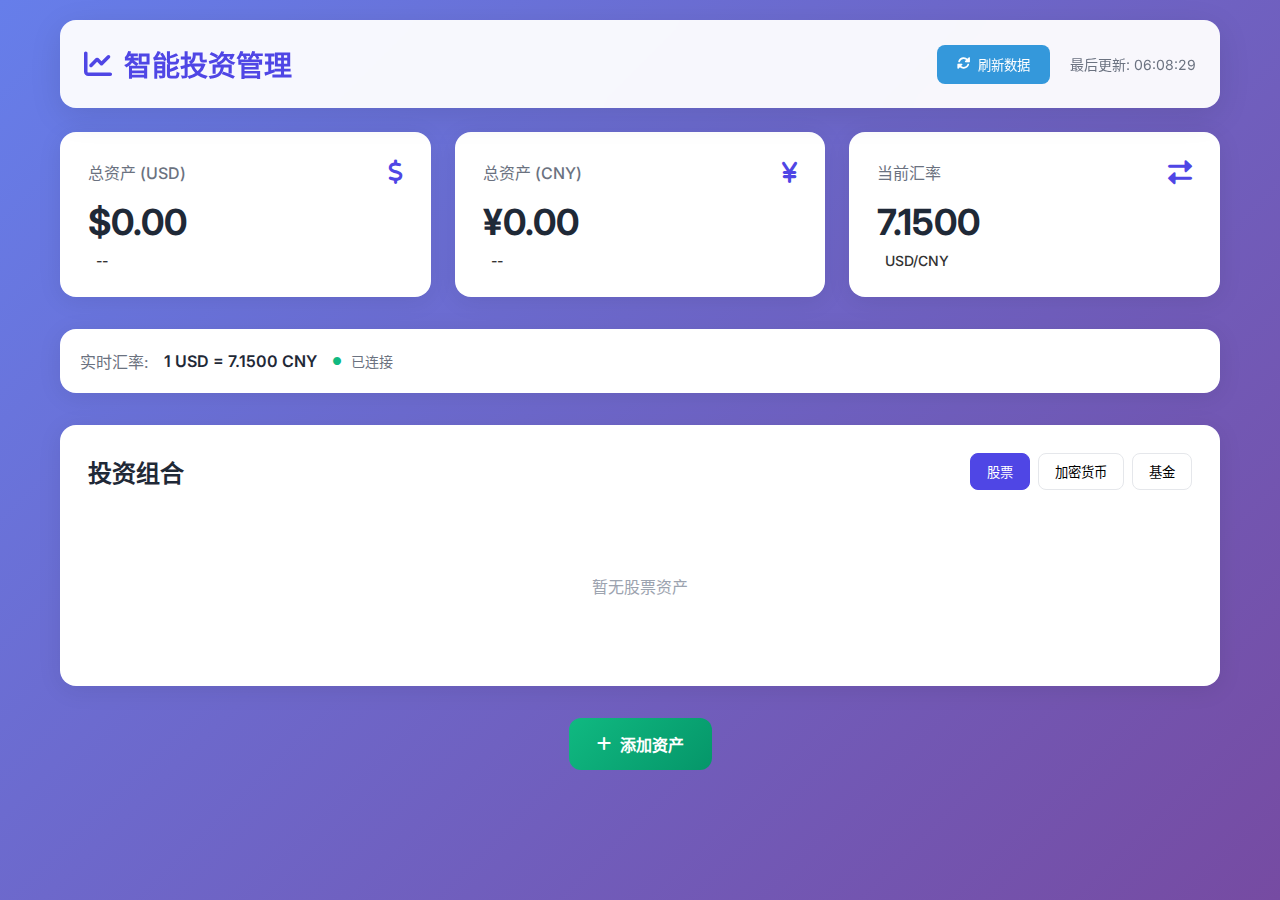
<file: index.html>
<!DOCTYPE html>
<html lang="zh-CN">
<head>
    <meta charset="UTF-8">
    <meta name="viewport" content="width=device-width, initial-scale=1.0">
    <title>智能投资管理 - 投资组合管理系统</title>
    <link rel="stylesheet" href="styles.css">
    <link href="https://fonts.googleapis.com/css2?family=Inter:wght@300;400;500;600;700&display=swap" rel="stylesheet">
    <link rel="stylesheet" href="https://cdnjs.cloudflare.com/ajax/libs/font-awesome/6.0.0/css/all.min.css">
</head>
<body>
    <div class="container">
        <header class="header">
            <div class="header-content">
                <h1 class="logo">
                    <i class="fas fa-chart-line"></i>
                    智能投资管理
                </h1>
                <div class="header-actions">
                    <button class="refresh-btn" id="refreshBtn">
                        <i class="fas fa-sync-alt"></i>
                        刷新数据
                    </button>
                    <div class="last-update" id="lastUpdate">
                        最后更新: --
                    </div>
                </div>
            </div>
        </header>

        <main class="main-content">
            <!-- 资产概览 -->
            <section class="asset-overview">
                <div class="asset-card">
                    <div class="asset-header">
                        <h3>总资产 (USD)</h3>
                        <i class="fas fa-dollar-sign"></i>
                    </div>
                    <div class="asset-value" id="totalUSD">
                        <div class="loading-spinner"></div>
                    </div>
                    <div class="asset-change" id="usdChange">
                        <span class="change-value">--</span>
                    </div>
                </div>

                <div class="asset-card">
                    <div class="asset-header">
                        <h3>总资产 (CNY)</h3>
                        <i class="fas fa-yen-sign"></i>
                    </div>
                    <div class="asset-value" id="totalCNY">
                        <div class="loading-spinner"></div>
                    </div>
                    <div class="asset-change" id="cnyChange">
                        <span class="change-value">--</span>
                    </div>
                </div>

                <div class="asset-card">
                    <div class="asset-header">
                        <h3>当前汇率</h3>
                        <i class="fas fa-exchange-alt"></i>
                    </div>
                    <div class="asset-value" id="exchangeRate">
                        <div class="loading-spinner"></div>
                    </div>
                    <div class="asset-change">
                        <span class="change-value">USD/CNY</span>
                    </div>
                </div>
            </section>

            <!-- 汇率信息 -->
            <section class="exchange-info">
                <div class="rate-display">
                    <span class="rate-label">实时汇率:</span>
                    <span class="rate-value" id="rateDisplay">1 USD = 7.1500 CNY</span>
                    <span class="rate-status" id="rateStatus">
                        <i class="fas fa-circle status-indicator"></i>
                        连接中...
                    </span>
                </div>
            </section>

            <!-- 投资组合 -->
            <section class="portfolio-section">
                <div class="section-header">
                    <h2>投资组合</h2>
                    <div class="portfolio-tabs">
                        <button class="tab-btn active" data-tab="stocks">股票</button>
                        <button class="tab-btn" data-tab="crypto">加密货币</button>
                        <button class="tab-btn" data-tab="funds">基金</button>
                    </div>
                </div>

                <!-- 股票组合 -->
                <div class="tab-content active" id="stocks">
                    <div class="portfolio-grid" id="stockPortfolio">
                        <div class="loading-card">
                            <div class="loading-spinner"></div>
                            <p>正在加载股票数据...</p>
                        </div>
                    </div>
                </div>

                <!-- 加密货币组合 -->
                <div class="tab-content" id="crypto">
                    <div class="portfolio-grid" id="cryptoPortfolio">
                        <div class="loading-card">
                            <div class="loading-spinner"></div>
                            <p>正在加载加密货币数据...</p>
                        </div>
                    </div>
                </div>

                <!-- 基金组合 -->
                <div class="tab-content" id="funds">
                    <div class="portfolio-grid" id="fundPortfolio">
                        <div class="loading-card">
                            <div class="loading-spinner"></div>
                            <p>正在加载基金数据...</p>
                        </div>
                    </div>
                </div>
            </section>

            <!-- 添加资产按钮 -->
            <div class="add-asset-container">
                <button class="add-asset-btn" id="addAssetBtn">
                    <i class="fas fa-plus"></i>
                    添加资产
                </button>
            </div>
        </main>

        <!-- 添加资产模态框 -->
        <div class="modal" id="addAssetModal">
            <div class="modal-content">
                <div class="modal-header">
                    <h3>添加新资产</h3>
                    <button class="close-btn" id="closeModal">
                        <i class="fas fa-times"></i>
                    </button>
                </div>
                <form id="addAssetForm">
                    <div class="form-group">
                        <label for="assetType">资产类型</label>
                        <select id="assetType" required>
                            <option value="">请选择类型</option>
                            <option value="stock">股票</option>
                            <option value="crypto">加密货币</option>
                            <option value="fund">基金</option>
                        </select>
                    </div>
                    <div class="form-group">
                        <label for="assetSymbol">代码/符号</label>
                        <input type="text" id="assetSymbol" placeholder="如: AAPL, BTC, 510300" required>
                    </div>
                    <div class="form-group">
                        <label for="assetQuantity">数量</label>
                        <input type="number" id="assetQuantity" step="0.01" min="0" required>
                    </div>
                    <div class="form-group">
                        <label for="assetCost">成本价 (USD)</label>
                        <input type="number" id="assetCost" step="0.01" min="0" required>
                    </div>
                    <div class="form-actions">
                        <button type="button" class="btn-cancel" id="cancelBtn">取消</button>
                        <button type="submit" class="btn-submit">添加</button>
                    </div>
                </form>
            </div>
        </div>

        <!-- 错误提示 -->
        <div class="error-toast" id="errorToast">
            <i class="fas fa-exclamation-circle"></i>
            <span id="errorMessage">加载失败，请检查网络连接</span>
        </div>
    </div>

    <script src="script.js"></script>
</body>
</html>
</file>
<file: styles.css>
/* ===== 基础样式 ===== */
* {
    margin: 0;
    padding: 0;
    box-sizing: border-box;
}

body {
    font-family: 'Inter', -apple-system, BlinkMacSystemFont, 'Segoe UI', Roboto, sans-serif;
    background: linear-gradient(135deg, #667eea 0%, #764ba2 100%);
    min-height: 100vh;
    color: #333;
}

.container {
    max-width: 1200px;
    margin: 0 auto;
    padding: 20px;
}

/* ===== 头部样式 ===== */
.header {
    background: rgba(255, 255, 255, 0.95);
    backdrop-filter: blur(10px);
    border-radius: 16px;
    padding: 24px;
    margin-bottom: 24px;
    box-shadow: 0 8px 32px rgba(0, 0, 0, 0.1);
}

.header-content {
    display: flex;
    justify-content: space-between;
    align-items: center;
}

.logo {
    font-size: 28px;
    font-weight: 700;
    color: #4f46e5;
    display: flex;
    align-items: center;
    gap: 12px;
}

.header-actions {
    display: flex;
    align-items: center;
    gap: 20px;
}

.refresh-btn {
    background: #3498db;
    color: white;
    border: none;
    padding: 10px 20px;
    border-radius: 8px;
    cursor: pointer;
    display: flex;
    align-items: center;
    gap: 8px;
    font-weight: 500;
    transition: all 0.3s ease;
}

.refresh-btn:hover {
    background: #2980b9;
    transform: translateY(-1px);
}

.last-update {
    color: #6b7280;
    font-size: 14px;
}

/* ===== 资产概览卡片 ===== */
.asset-overview {
    display: grid;
    grid-template-columns: repeat(auto-fit, minmax(300px, 1fr));
    gap: 24px;
    margin-bottom: 32px;
}

.asset-card {
    background: white;
    border-radius: 16px;
    padding: 28px;
    box-shadow: 0 4px 24px rgba(0, 0, 0, 0.08);
    transition: transform 0.3s ease, box-shadow 0.3s ease;
}

.asset-card:hover {
    transform: translateY(-4px);
    box-shadow: 0 8px 32px rgba(0, 0, 0, 0.12);
}

.asset-header {
    display: flex;
    justify-content: space-between;
    align-items: center;
    margin-bottom: 16px;
}

.asset-header h3 {
    font-size: 16px;
    color: #6b7280;
    font-weight: 500;
}

.asset-header i {
    font-size: 24px;
    color: #4f46e5;
}

.asset-value {
    font-size: 36px;
    font-weight: 700;
    color: #1f2937;
    margin-bottom: 8px;
}

.asset-change {
    font-size: 14px;
}

.change-value {
    padding: 4px 8px;
    border-radius: 4px;
    font-weight: 500;
}

.change-value.positive {
    background: #d1fae5;
    color: #065f46;
}

.change-value.negative {
    background: #fee2e2;
    color: #991b1b;
}

/* ===== 汇率信息 ===== */
.exchange-info {
    background: white;
    border-radius: 16px;
    padding: 20px;
    margin-bottom: 32px;
    box-shadow: 0 4px 24px rgba(0, 0, 0, 0.08);
}

.rate-display {
    display: flex;
    align-items: center;
    gap: 16px;
    font-size: 16px;
}

.rate-label {
    color: #6b7280;
}

.rate-value {
    font-weight: 600;
    color: #1f2937;
}

.rate-status {
    display: flex;
    align-items: center;
    gap: 6px;
    color: #6b7280;
    font-size: 14px;
}

/* ===== 投资组合部分 ===== */
.portfolio-section {
    background: white;
    border-radius: 16px;
    padding: 28px;
    box-shadow: 0 4px 24px rgba(0, 0, 0, 0.08);
    margin-bottom: 24px;
}

.section-header {
    display: flex;
    justify-content: space-between;
    align-items: center;
    margin-bottom: 24px;
}

.section-header h2 {
    font-size: 24px;
    color: #1f2937;
    font-weight: 600;
}

.portfolio-tabs {
    display: flex;
    gap: 8px;
}

.tab-btn {
    padding: 8px 16px;
    border: 1px solid #e5e7eb;
    background: white;
    border-radius: 8px;
    cursor: pointer;
    font-weight: 500;
    transition: all 0.3s ease;
}

.tab-btn.active {
    background: #4f46e5;
    color: white;
    border-color: #4f46e5;
}

.tab-btn:hover:not(.active) {
    background: #f9fafb;
}

.tab-content {
    display: none;
}

.tab-content.active {
    display: block;
}

/* ===== 投资组合网格 ===== */
.portfolio-grid {
    display: grid;
    grid-template-columns: repeat(auto-fill, minmax(280px, 1fr));
    gap: 20px;
}

.portfolio-item {
    background: #f9fafb;
    border-radius: 12px;
    padding: 20px;
    border: 1px solid #e5e7eb;
    transition: all 0.3s ease;
}

.portfolio-item:hover {
    border-color: #4f46e5;
    box-shadow: 0 4px 12px rgba(79, 70, 229, 0.1);
}

.item-header {
    display: flex;
    justify-content: space-between;
    align-items: center;
    margin-bottom: 16px;
    padding-bottom: 12px;
    border-bottom: 1px solid #e5e7eb;
}

.item-header h4 {
    font-size: 18px;
    font-weight: 600;
    color: #1f2937;
}

.item-type {
    background: #e0e7ff;
    color: #4f46e5;
    padding: 4px 8px;
    border-radius: 4px;
    font-size: 12px;
    font-weight: 500;
}

.detail-row {
    display: flex;
    justify-content: space-between;
    align-items: center;
    margin-bottom: 8px;
    font-size: 14px;
}

.detail-row:last-child {
    margin-bottom: 0;
}

.detail-row span:first-child {
    color: #6b7280;
}

.price {
    font-weight: 500;
    color: #1f2937;
}

.total-value {
    font-weight: 600;
    color: #1f2937;
}

.profit {
    color: #10b981;
    font-weight: 500;
}

.loss {
    color: #ef4444;
    font-weight: 500;
}

.empty-portfolio {
    text-align: center;
    padding: 60px 20px;
    color: #9ca3af;
    font-size: 16px;
    grid-column: 1 / -1;
}

/* ===== 添加资产按钮 ===== */
.add-asset-container {
    text-align: center;
    margin-top: 32px;
}

.add-asset-btn {
    background: linear-gradient(135deg, #10b981 0%, #059669 100%);
    color: white;
    border: none;
    padding: 14px 28px;
    border-radius: 12px;
    font-size: 16px;
    font-weight: 600;
    cursor: pointer;
    display: inline-flex;
    align-items: center;
    gap: 8px;
    transition: all 0.3s ease;
}

.add-asset-btn:hover {
    transform: translateY(-2px);
    box-shadow: 0 8px 24px rgba(16, 185, 129, 0.3);
}

/* ===== 模态框 ===== */
.modal {
    display: none;
    position: fixed;
    top: 0;
    left: 0;
    width: 100%;
    height: 100%;
    background: rgba(0, 0, 0, 0.5);
    backdrop-filter: blur(4px);
    z-index: 1000;
    align-items: center;
    justify-content: center;
}

.modal-content {
    background: white;
    border-radius: 16px;
    padding: 32px;
    width: 90%;
    max-width: 500px;
    box-shadow: 0 20px 60px rgba(0, 0, 0, 0.2);
}

.modal-header {
    display: flex;
    justify-content: space-between;
    align-items: center;
    margin-bottom: 24px;
}

.modal-header h3 {
    font-size: 20px;
    color: #1f2937;
    font-weight: 600;
}

.close-btn {
    background: none;
    border: none;
    font-size: 24px;
    color: #6b7280;
    cursor: pointer;
    padding: 4px;
    border-radius: 4px;
    transition: all 0.3s ease;
}

.close-btn:hover {
    background: #f3f4f6;
    color: #374151;
}

.form-group {
    margin-bottom: 20px;
}

.form-group label {
    display: block;
    margin-bottom: 8px;
    font-weight: 500;
    color: #374151;
}

.form-group input,
.form-group select {
    width: 100%;
    padding: 12px 16px;
    border: 1px solid #d1d5db;
    border-radius: 8px;
    font-size: 16px;
    transition: all 0.3s ease;
}

.form-group input:focus,
.form-group select:focus {
    outline: none;
    border-color: #4f46e5;
    box-shadow: 0 0 0 3px rgba(79, 70, 229, 0.1);
}

.form-actions {
    display: flex;
    gap: 12px;
    justify-content: flex-end;
    margin-top: 24px;
}

.btn-cancel,
.btn-submit {
    padding: 12px 24px;
    border-radius: 8px;
    font-weight: 500;
    cursor: pointer;
    transition: all 0.3s ease;
}

.btn-cancel {
    background: #f3f4f6;
    color: #374151;
    border: 1px solid #d1d5db;
}

.btn-cancel:hover {
    background: #e5e7eb;
}

.btn-submit {
    background: #4f46e5;
    color: white;
    border: none;
}

.btn-submit:hover {
    background: #4338ca;
}

/* ===== 加载动画 ===== */
.loading-spinner {
    width: 20px;
    height: 20px;
    border: 2px solid #f3f4f6;
    border-top: 2px solid #4f46e5;
    border-radius: 50%;
    animation: spin 1s linear infinite;
    display: inline-block;
}

@keyframes spin {
    0% { transform: rotate(0deg); }
    100% { transform: rotate(360deg); }
}

/* ===== 错误提示 ===== */
.error-toast {
    position: fixed;
    bottom: 20px;
    left: 50%;
    transform: translateX(-50%);
    background: #ef4444;
    color: white;
    padding: 12px 24px;
    border-radius: 8px;
    display: none;
    align-items: center;
    gap: 8px;
    z-index: 1001;
    box-shadow: 0 4px 12px rgba(0, 0, 0, 0.15);
}

.success-toast {
    position: fixed;
    bottom: 20px;
    left: 50%;
    transform: translateX(-50%);
    background: #10b981;
    color: white;
    padding: 12px 24px;
    border-radius: 8px;
    display: flex;
    align-items: center;
    gap: 8px;
    z-index: 1001;
    box-shadow: 0 4px 12px rgba(0, 0, 0, 0.15);
    animation: slideUp 0.3s ease-out;
}

@keyframes slideUp {
    from {
        transform: translate(-50%, 100%);
        opacity: 0;
    }
    to {
        transform: translate(-50%, 0);
        opacity: 1;
    }
}

/* ===== 响应式设计 ===== */
@media (max-width: 768px) {
    .container {
        padding: 16px;
    }
    
    .header-content {
        flex-direction: column;
        gap: 16px;
        text-align: center;
    }
    
    .asset-overview {
        grid-template-columns: 1fr;
    }
    
    .section-header {
        flex-direction: column;
        gap: 16px;
        align-items: stretch;
    }
    
    .portfolio-tabs {
        justify-content: center;
    }
    
    .portfolio-grid {
        grid-template-columns: 1fr;
    }
    
    .modal-content {
        width: 95%;
        padding: 24px;
    }
    
    .detail-row {
        flex-direction: column;
        align-items: flex-start;
        gap: 4px;
    }
}

/* ===== 状态指示器 ===== */
.status-indicator {
    font-size: 8px;
    margin-right: 4px;
}

.status-indicator.connected {
    color: #10b981;
}

.status-indicator.disconnected {
    color: #ef4444;
}
</file>
